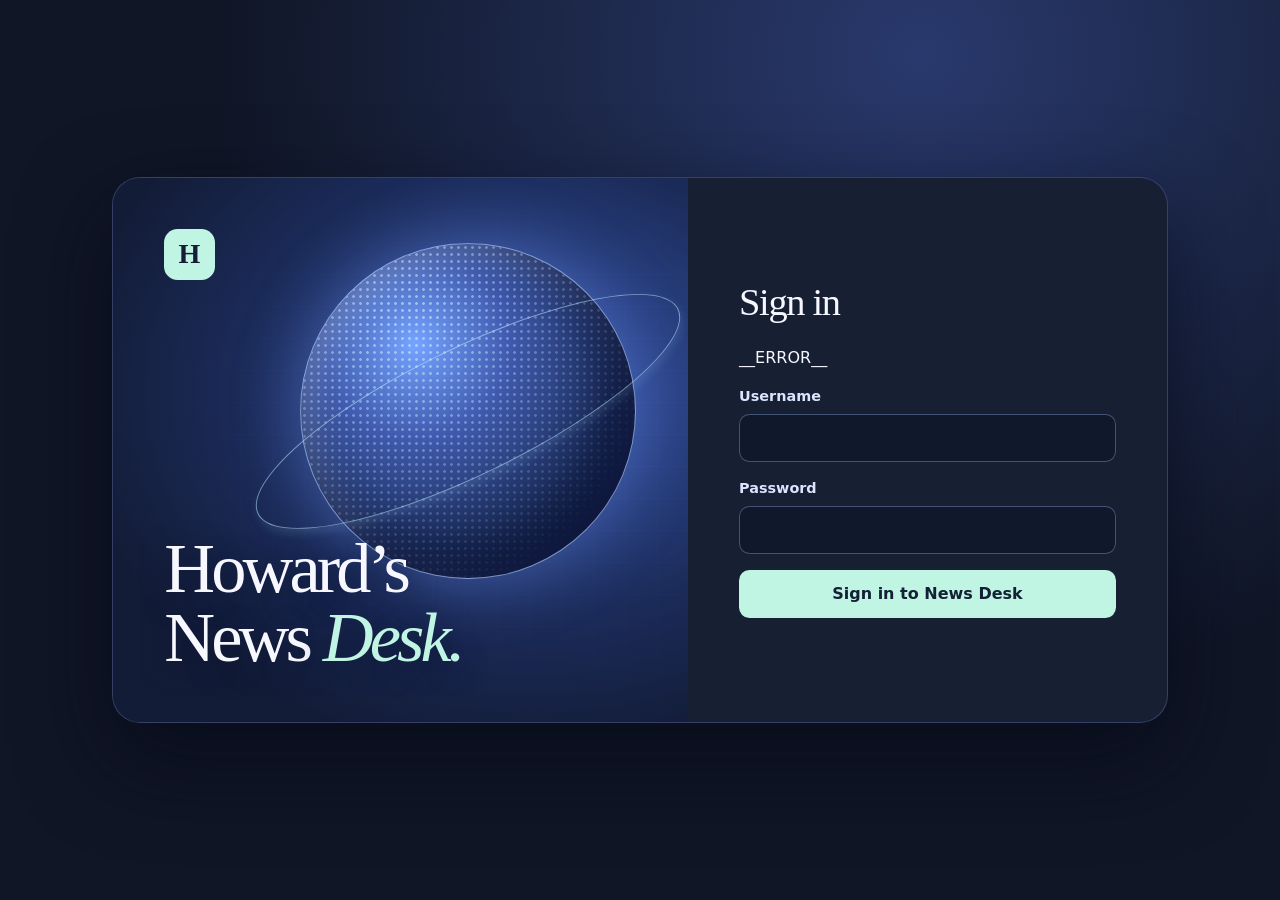
<file: login.html>
<!doctype html>
<html lang="en">
<head>
<meta charset="utf-8">
<meta name="viewport" content="width=device-width, initial-scale=1">
<meta name="theme-color" content="#101626">
<title>Sign in · Howard’s News Desk</title>
<style>
  :root { color-scheme: dark; font: 16px/1.5 "Segoe UI", system-ui, sans-serif; color: #f6f7ff; background: #101626; }
  * { box-sizing: border-box; }
  body { margin: 0; min-height: 100svh; display: grid; place-items: center; padding: clamp(1rem, 4vw, 4rem); background: radial-gradient(ellipse at 72% 6%, #29396d 0, transparent 54%), #101626; }
  main { width: min(66rem, 100%); display: grid; grid-template-columns: 1.2fr 1fr; background: #171f33; border: 1px solid #8ca9fb40; border-radius: 1.75rem; overflow: hidden; box-shadow: 0 35px 90px #060917b0; }
  .cover { position: relative; isolation: isolate; overflow: hidden; min-height: 34rem; padding: clamp(1.5rem, 4vw, 3.5rem); display: flex; flex-direction: column; justify-content: space-between; background: radial-gradient(ellipse at 73% 39%, #3958ae 0%, #1b2b59 49%, #131c37 78%); }
  .cover::before { content: ""; position: absolute; z-index: -1; inset: 0; opacity: .35; background: linear-gradient(#86a2fb25 1px, transparent 1px), linear-gradient(90deg, #86a2fb25 1px, transparent 1px); background-size: 2rem 2rem; mask-image: radial-gradient(ellipse at 70% 46%, black, transparent 76%); }
  .mark { width: 3.15rem; aspect-ratio: 1; display: grid; place-items: center; background: #bff5e2; color: #141e36; border-radius: .85rem; font: 700 1.75rem Georgia, serif; }
  .globe { position: absolute; z-index: -1; width: min(70%, 21rem); aspect-ratio: 1; right: 9%; top: 12%; border: 1px solid #adcbffad; border-radius: 50%; background: radial-gradient(circle at 34% 30%, #75a4ff 0%, #405baf 29%, #182953 65%, #101936 83%); box-shadow: inset -18px -16px 48px #0c143b, inset 9px 7px 34px #c1d6ff66, 0 0 68px #729aff62; }
  .globe::before { content: ""; position: absolute; inset: 0; border-radius: inherit; background: radial-gradient(circle, #c9e4ff 1px, transparent 1.7px) 0 0 / 7px 7px; opacity: .68; mask-image: radial-gradient(ellipse at 32% 24%, black, transparent 78%); }
  .globe::after { content: ""; position: absolute; inset: 31% -20%; border: 1px solid #bce6fb91; border-radius: 50%; transform: rotate(-26deg); box-shadow: 0 5px 10px #a4d5ff21; }
  h1 { font: 400 clamp(2.75rem, 5.5vw, 5rem)/.97 Georgia, serif; margin: 5rem 0 0; letter-spacing: -.055em; text-shadow: 0 6px 28px #0d1634; }
  h1 em { color: #bff5e2; }
  .sign-in { align-self: center; padding: clamp(1.5rem, 4vw, 3.4rem); }
  h2 { font: 400 clamp(2rem, 3vw, 2.75rem)/1.05 Georgia, serif; letter-spacing: -.035em; margin: 0 0 1.5rem; }
  form { display: grid; gap: 1rem; }
  label { display: grid; gap: .4rem; color: #dbe5ff; font-size: .9rem; font-weight: 650; }
  input, button { font: inherit; min-height: 3rem; border-radius: .65rem; }
  input { border: 1px solid #8ba1d76d; background: #10182b; padding: .6rem .8rem; color: #fff; min-width: 0; width: 100%; }
  button { border: 0; background: #bff5e2; color: #142036; padding: .6rem 1rem; font-weight: 750; cursor: pointer; }
  button:hover { background: #e0fff2; }
  :focus-visible { outline: 2px solid #a3ceff; outline-offset: 3px; }
  .login-error { color: #ffe5e8; background: #4c263d; border: 1px solid #b65f7b; padding: .65rem .8rem; border-radius: .5rem; margin: 0; }
  @media (max-width: 640px) { main { grid-template-columns: 1fr; border-radius: 1.1rem; } .cover { min-height: 12.5rem; } .globe { width: 11rem; right: 10%; top: -18%; } h1 { margin-top: 1rem; } }
</style>
</head>
<body>
<main>
  <section class="cover" aria-labelledby="brand-title">
    <div class="mark" aria-hidden="true">H</div>
    <div class="globe" aria-hidden="true"></div>
    <h1 id="brand-title">Howard’s<br>News <em>Desk.</em></h1>
  </section>
  <section class="sign-in" aria-labelledby="signin-title">
    <h2 id="signin-title">Sign in</h2>
    <form action="/login?next=__NEXT__" method="post">
      __ERROR__
      <label>Username<input name="username" autocomplete="username" autocapitalize="none" required></label>
      <label>Password<input name="password" type="password" autocomplete="current-password" required></label>
      <button type="submit">Sign in to News Desk</button>
    </form>
  </section>
</main>
</body>
</html>
</file>
